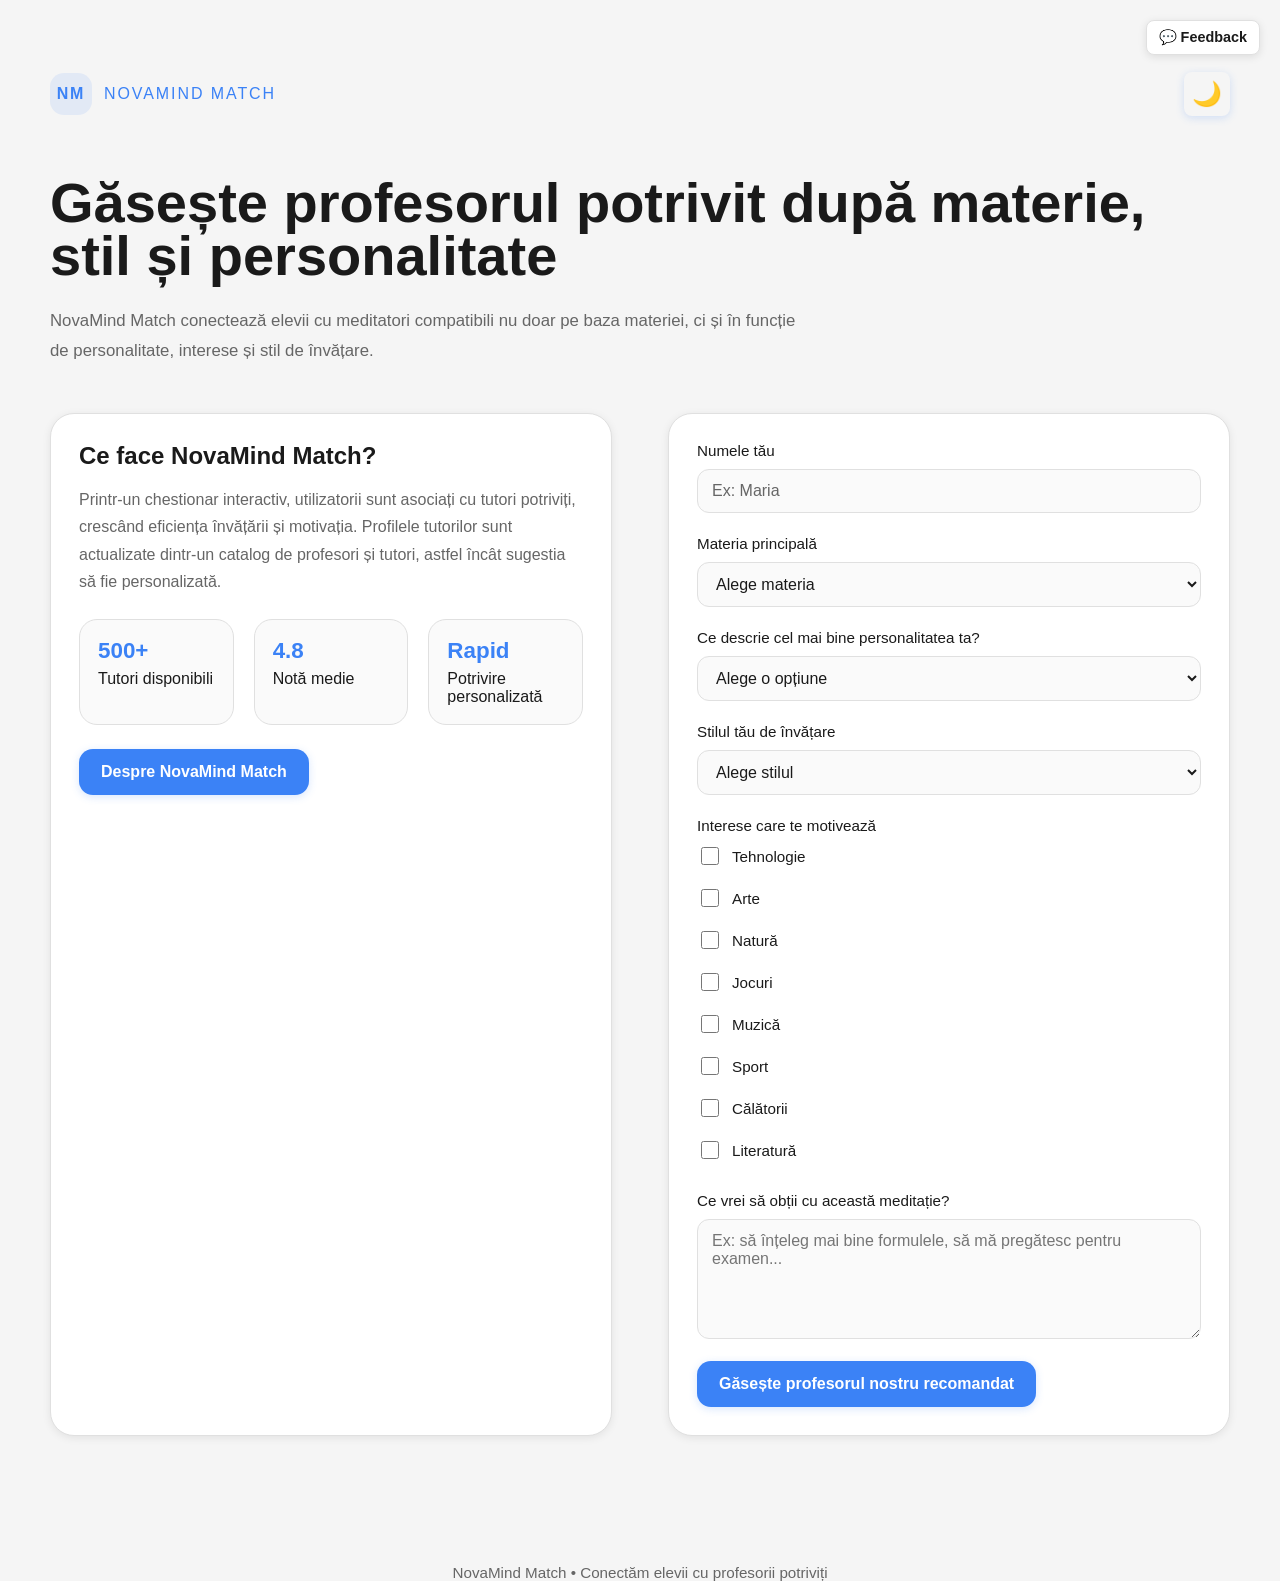
<file: index.html>
<!DOCTYPE html>
<html lang="ro">
<head>
  <meta charset="UTF-8" />
  <meta name="viewport" content="width=device-width, initial-scale=1.0" />
  <title>NovaMind Match | Învățare compatibilă</title>
  <link rel="stylesheet" href="style.css" />
</head>
<body>
  <div class="feedback-dropdown">
    <button class="feedback-toggle" id="feedback-toggle">💬 Feedback</button>
    <div class="feedback-content" id="feedback-content">
      <h3>Trimite Feedback</h3>
      <form id="feedback-form">
        <div class="form-group">
          <input type="text" name="name" placeholder="Nume (opțional)" />
        </div>
        <div class="form-group">
          <input type="email" name="email" placeholder="Email (opțional)" />
        </div>
        <div class="form-group">
          <textarea name="message" placeholder="Mesajul tău..." rows="4" required></textarea>
        </div>
        <button type="submit">Trimite</button>
      </form>
      <a href="about.html" class="feedback-about-btn">Despre NovaMind</a>
    </div>
  </div>
  <main class="page">
    <header class="header">
      <a class="brand" href="index.html"><span>NM</span> NovaMind Match</a>
      <button id="theme-toggle" class="theme-toggle" aria-label="Toggle theme">🌙</button>
      <div class="hero">
        <h1>Găsește profesorul potrivit după materie, stil și personalitate</h1>
        <p>NovaMind Match conectează elevii cu meditatori compatibili nu doar pe baza materiei, ci și în funcție de personalitate, interese și stil de învățare.</p>
      </div>
    </header>

    <section class="grid grid-2">
      <article class="card">
        <h2>Ce face NovaMind Match?</h2>
        <p>Printr-un chestionar interactiv, utilizatorii sunt asociați cu tutori potriviți, crescând eficiența învățării și motivația. Profilele tutorilor sunt actualizate dintr-un catalog de profesori și tutori, astfel încât sugestia să fie personalizată.</p>
        <div class="stats">
          <div class="stat">
            <strong>500+</strong>
            Tutori disponibili
          </div>
          <div class="stat">
            <strong>4.8</strong>
            Notă medie
          </div>
          <div class="stat">
            <strong>Rapid</strong>
            Potrivire personalizată
          </div>
        </div>
        <div style="margin-top: 24px;">
          <a class="action-link" href="about.html">Despre NovaMind Match</a>
        </div>
      </article>

      <article class="card">
        <div id="summary"></div>
        <form id="match-form">
          <div class="form-group">
            <label for="name">Numele tău</label>
            <input type="text" id="name" name="name" placeholder="Ex: Maria" required />
          </div>

          <div class="form-group">
            <label for="subject">Materia principală</label>
            <select id="subject" name="subject" required>
              <option value="">Alege materia</option>
              <option>Matematică</option>
              <option>Fizică</option>
              <option>Chimie</option>
              <option>Biologie</option>
              <option>Română</option>
              <option>Engleză</option>
              <option>Geografie</option>
              <option>Istorie</option>
              <option>Informatică</option>
              <option>Economics</option>
            </select>
          </div>

          <div class="form-group">
            <label for="personality">Ce descrie cel mai bine personalitatea ta?</label>
            <select id="personality" name="personality" required>
              <option value="">Alege o opțiune</option>
              <option>Analitic</option>
              <option>Creativ</option>
              <option>Empatic</option>
              <option>Metodic</option>
            </select>
          </div>

          <div class="form-group">
            <label for="learningStyle">Stilul tău de învățare</label>
            <select id="learningStyle" name="learningStyle" required>
              <option value="">Alege stilul</option>
              <option>Vizual</option>
              <option>Auditiv</option>
              <option>Kinestezic</option>
            </select>
          </div>

          <div class="form-group">
            <label>Interese care te motivează</label>
            <div style="display:grid; gap:10px;">
              <label><input type="checkbox" name="interests" value="Tehnologie" /> Tehnologie</label>
              <label><input type="checkbox" name="interests" value="Arte" /> Arte</label>
              <label><input type="checkbox" name="interests" value="Natură" /> Natură</label>
              <label><input type="checkbox" name="interests" value="Jocuri" /> Jocuri</label>
              <label><input type="checkbox" name="interests" value="Muzică" /> Muzică</label>
              <label><input type="checkbox" name="interests" value="Sport" /> Sport</label>
              <label><input type="checkbox" name="interests" value="Călătorii" /> Călătorii</label>
              <label><input type="checkbox" name="interests" value="Literatură" /> Literatură</label>
            </div>
          </div>

          <div class="form-group">
            <label for="goals">Ce vrei să obții cu această meditație?</label>
            <textarea id="goals" name="goals" placeholder="Ex: să înțeleg mai bine formulele, să mă pregătesc pentru examen..." rows="4"></textarea>
          </div>

          <button type="submit">Găsește profesorul nostru recomandat</button>
          <p id="feedback" class="notice"></p>
        </form>
      </article>
    </section>
  </main>

  <footer>NovaMind Match • Conectăm elevii cu profesorii potriviți</footer>
  <script src="script.js"></script>
  <script>
    // Theme toggle
    const themeToggle = document.getElementById('theme-toggle');
    const currentTheme = localStorage.getItem('theme') || 'light';
    document.documentElement.setAttribute('data-theme', currentTheme);
    themeToggle.textContent = currentTheme === 'dark' ? '☀️' : '🌙';

    themeToggle.addEventListener('click', () => {
      const newTheme = document.documentElement.getAttribute('data-theme') === 'dark' ? 'light' : 'dark';
      document.documentElement.setAttribute('data-theme', newTheme);
      localStorage.setItem('theme', newTheme);
      themeToggle.textContent = newTheme === 'dark' ? '☀️' : '🌙';
    });

    // Feedback dropdown
    const feedbackToggle = document.getElementById('feedback-toggle');
    const feedbackContent = document.getElementById('feedback-content');
    const feedbackForm = document.getElementById('feedback-form');

    feedbackToggle.addEventListener('click', () => {
      feedbackContent.classList.toggle('show');
    });

    feedbackForm.addEventListener('submit', (event) => {
      event.preventDefault();
      const formData = new FormData(feedbackForm);
      const feedback = {
        name: formData.get('name'),
        email: formData.get('email'),
        message: formData.get('message'),
        timestamp: new Date().toISOString()
      };

      const feedbacks = JSON.parse(localStorage.getItem('feedbacks') || '[]');
      feedbacks.push(feedback);
      localStorage.setItem('feedbacks', JSON.stringify(feedbacks));

      alert('Mulțumim pentru feedback!');
      feedbackForm.reset();
      feedbackContent.classList.remove('show');
    });

    // Close dropdown when clicking outside
    document.addEventListener('click', (event) => {
      if (!feedbackToggle.contains(event.target) && !feedbackContent.contains(event.target)) {
        feedbackContent.classList.remove('show');
      }
    });
  </script>
</body>
</html>
</file>
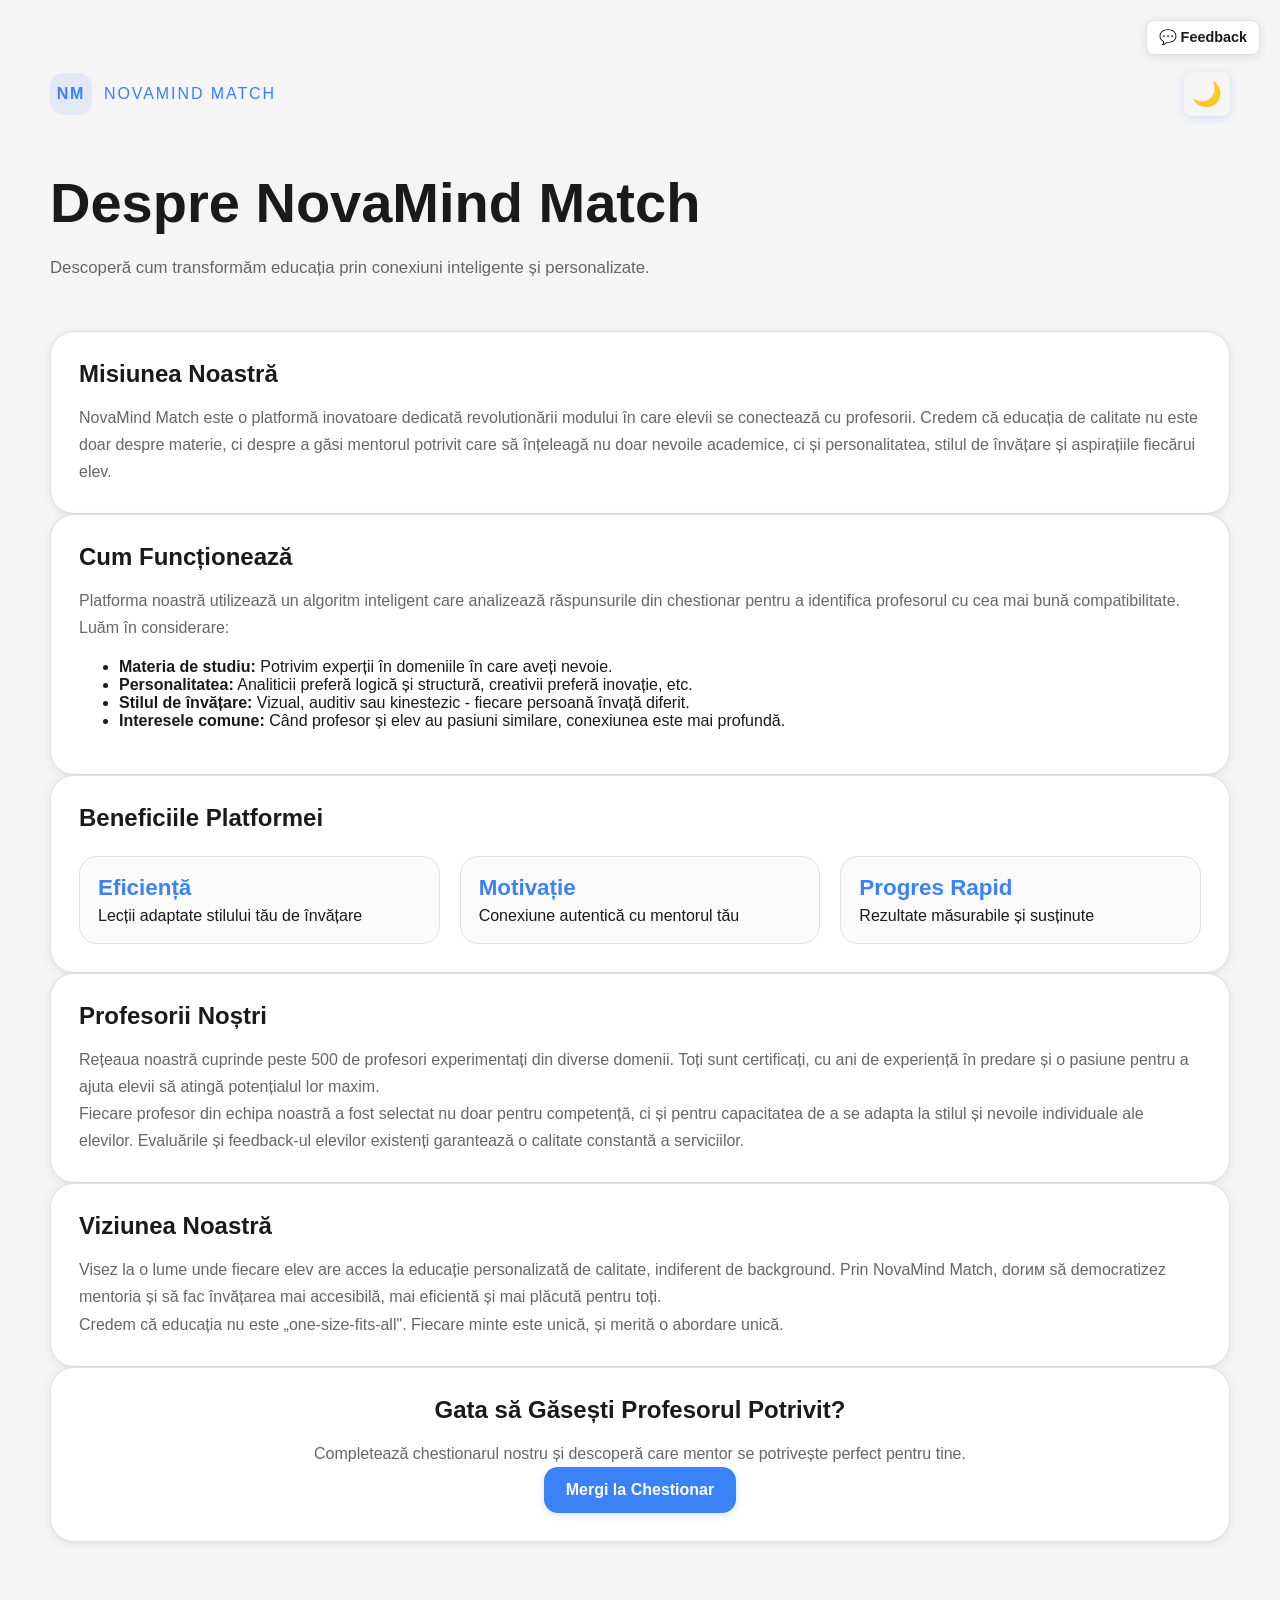
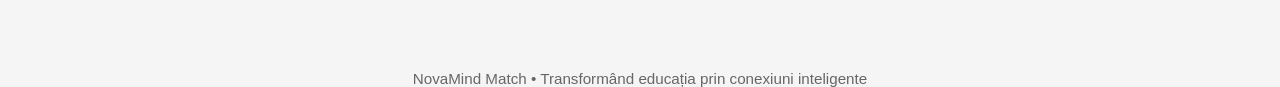
<file: about.html>
<!DOCTYPE html>
<html lang="ro">
<head>
  <meta charset="UTF-8" />
  <meta name="viewport" content="width=device-width, initial-scale=1.0" />
  <title>Despre NovaMind Match | Învățare Personalizată</title>
  <link rel="stylesheet" href="style.css" />
</head>
<body>
  <div class="feedback-dropdown">
    <button class="feedback-toggle" id="feedback-toggle">💬 Feedback</button>
    <div class="feedback-content" id="feedback-content">
      <h3>Trimite Feedback</h3>
      <form id="feedback-form">
        <div class="form-group">
          <input type="text" name="name" placeholder="Nume (opțional)" />
        </div>
        <div class="form-group">
          <input type="email" name="email" placeholder="Email (opțional)" />
        </div>
        <div class="form-group">
          <textarea name="message" placeholder="Mesajul tău..." rows="4" required></textarea>
        </div>
        <button type="submit">Trimite</button>
      </form>
      <a href="about.html" class="feedback-about-btn">Despre NovaMind</a>
    </div>
  </div>
  <main class="page">
    <header class="header">
      <a class="brand" href="index.html"><span>NM</span> NovaMind Match</a>
      <button id="theme-toggle" class="theme-toggle" aria-label="Toggle theme">🌙</button>
      <div class="hero">
        <h1>Despre NovaMind Match</h1>
        <p>Descoperă cum transformăm educația prin conexiuni inteligente și personalizate.</p>
      </div>
    </header>

    <section class="card">
      <h2>Misiunea Noastră</h2>
      <p>
        NovaMind Match este o platformă inovatoare dedicată revolutionării modului în care elevii se conectează cu profesorii. 
        Credem că educația de calitate nu este doar despre materie, ci despre a găsi mentorul potrivit care să înțeleagă 
        nu doar nevoile academice, ci și personalitatea, stilul de învățare și aspirațiile fiecărui elev.
      </p>
    </section>

    <section class="card">
      <h2>Cum Funcționează</h2>
      <p>
        Platforma noastră utilizează un algoritm inteligent care analizează răspunsurile din chestionar pentru a identifica 
        profesorul cu cea mai bună compatibilitate. Luăm în considerare:
      </p>
      <ul style="margin: 16px 0; color: var(--text);">
        <li><strong>Materia de studiu:</strong> Potrivim experții în domeniile în care aveți nevoie.</li>
        <li><strong>Personalitatea:</strong> Analiticii preferă logică și structură, creativii preferă inovație, etc.</li>
        <li><strong>Stilul de învățare:</strong> Vizual, auditiv sau kinestezic - fiecare persoană învață diferit.</li>
        <li><strong>Interesele comune:</strong> Când profesor și elev au pasiuni similare, conexiunea este mai profundă.</li>
      </ul>
    </section>

    <section class="card">
      <h2>Beneficiile Platformei</h2>
      <div class="stats">
        <div class="stat">
          <strong>Eficiență</strong>
          Lecții adaptate stilului tău de învățare
        </div>
        <div class="stat">
          <strong>Motivație</strong>
          Conexiune autentică cu mentorul tău
        </div>
        <div class="stat">
          <strong>Progres Rapid</strong>
          Rezultate măsurabile și susținute
        </div>
      </div>
    </section>

    <section class="card">
      <h2>Profesorii Noștri</h2>
      <p>
        Rețeaua noastră cuprinde peste 500 de profesori experimentați din diverse domenii. Toți sunt certificați, 
        cu ani de experiență în predare și o pasiune pentru a ajuta elevii să atingă potențialul lor maxim.
      </p>
      <p>
        Fiecare profesor din echipa noastră a fost selectat nu doar pentru competență, ci și pentru capacitatea 
        de a se adapta la stilul și nevoile individuale ale elevilor. Evaluările și feedback-ul elevilor existenți 
        garantează o calitate constantă a serviciilor.
      </p>
    </section>

    <section class="card">
      <h2>Viziunea Noastră</h2>
      <p>
        Visez la o lume unde fiecare elev are acces la educație personalizată de calitate, indiferent de background. 
        Prin NovaMind Match, dorим să democratizez mentoria și să fac învățarea mai accesibilă, mai eficientă și mai 
        plăcută pentru toți.
      </p>
      <p>
        Credem că educația nu este „one-size-fits-all". Fiecare minte este unică, și merită o abordare unică.
      </p>
    </section>

    <section class="card" style="text-align: center;">
      <h2>Gata să Găsești Profesorul Potrivit?</h2>
      <p>Completează chestionarul nostru și descoperă care mentor se potrivește perfect pentru tine.</p>
      <a class="action-link" href="index.html">Mergi la Chestionar</a>
    </section>
  </main>

  <footer>NovaMind Match • Transformând educația prin conexiuni inteligente</footer>
  <script>
    // Theme toggle
    const themeToggle = document.getElementById('theme-toggle');
    const currentTheme = localStorage.getItem('theme') || 'light';
    document.documentElement.setAttribute('data-theme', currentTheme);
    themeToggle.textContent = currentTheme === 'dark' ? '☀️' : '🌙';

    themeToggle.addEventListener('click', () => {
      const newTheme = document.documentElement.getAttribute('data-theme') === 'dark' ? 'light' : 'dark';
      document.documentElement.setAttribute('data-theme', newTheme);
      localStorage.setItem('theme', newTheme);
      themeToggle.textContent = newTheme === 'dark' ? '☀️' : '🌙';
    });

    // Feedback dropdown
    const feedbackToggle = document.getElementById('feedback-toggle');
    const feedbackContent = document.getElementById('feedback-content');
    const feedbackForm = document.getElementById('feedback-form');

    feedbackToggle.addEventListener('click', () => {
      feedbackContent.classList.toggle('show');
    });

    feedbackForm.addEventListener('submit', (event) => {
      event.preventDefault();
      const formData = new FormData(feedbackForm);
      const feedback = {
        name: formData.get('name'),
        email: formData.get('email'),
        message: formData.get('message'),
        timestamp: new Date().toISOString()
      };

      const feedbacks = JSON.parse(localStorage.getItem('feedbacks') || '[]');
      feedbacks.push(feedback);
      localStorage.setItem('feedbacks', JSON.stringify(feedbacks));

      alert('Mulțumim pentru feedback!');
      feedbackForm.reset();
      feedbackContent.classList.remove('show');
    });

    // Close dropdown when clicking outside
    document.addEventListener('click', (event) => {
      if (!feedbackToggle.contains(event.target) && !feedbackContent.contains(event.target)) {
        feedbackContent.classList.remove('show');
      }
    });
  </script>
</body>
</html>
</file>
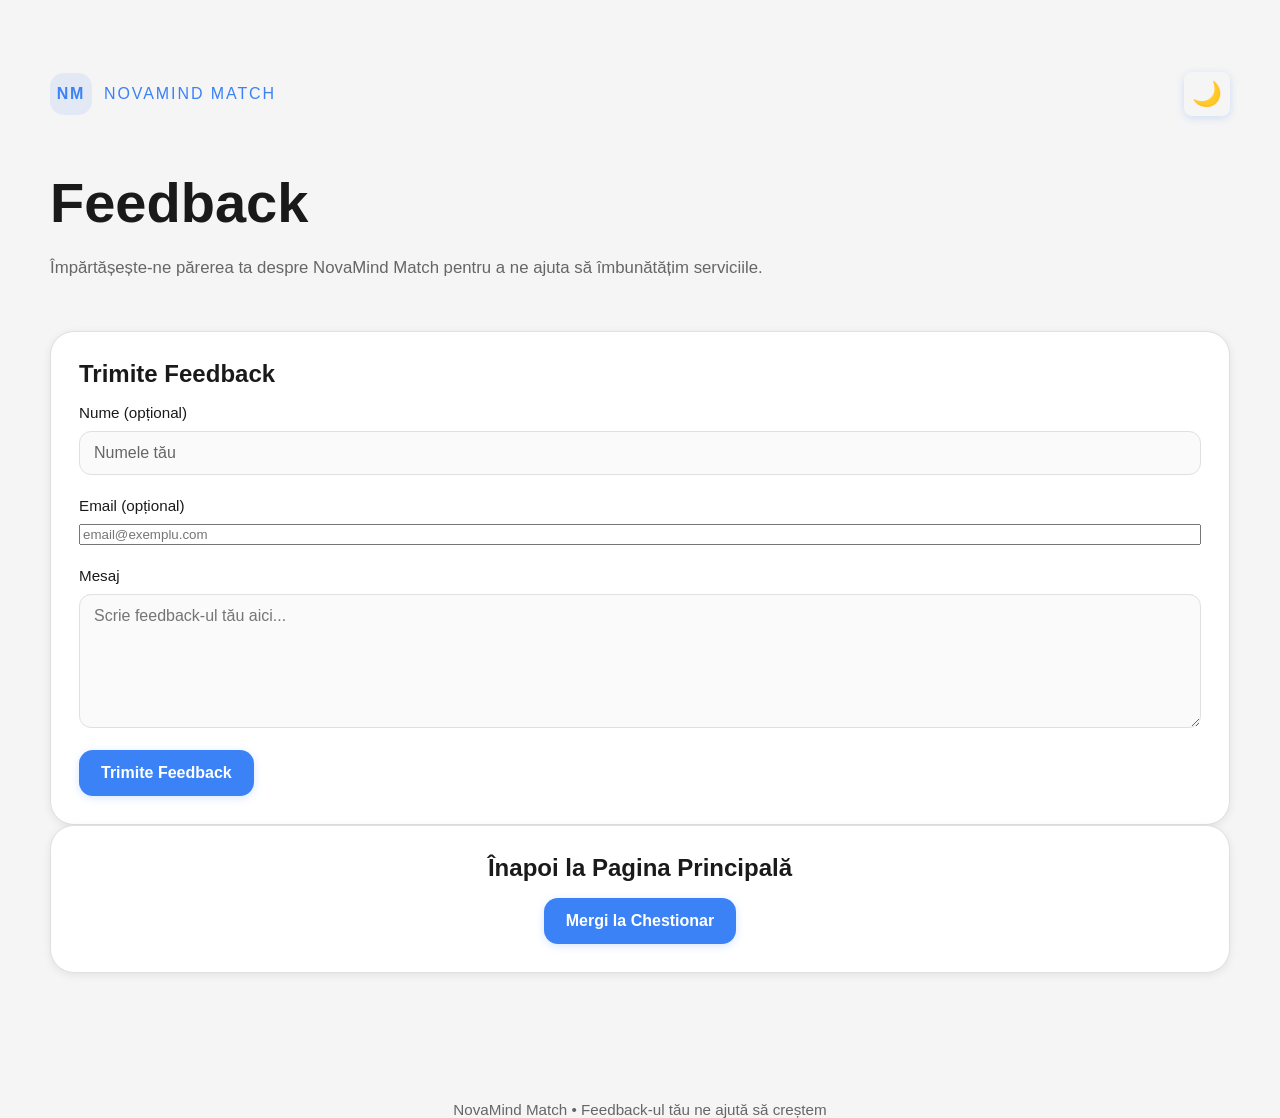
<file: feedback.html>
<!DOCTYPE html>
<html lang="ro">
<head>
  <meta charset="UTF-8" />
  <meta name="viewport" content="width=device-width, initial-scale=1.0" />
  <title>Feedback | NovaMind Match</title>
  <link rel="stylesheet" href="style.css" />
</head>
<body>
  <main class="page">
    <header class="header">
      <a class="brand" href="index.html"><span>NM</span> NovaMind Match</a>
      <button id="theme-toggle" class="theme-toggle" aria-label="Toggle theme">🌙</button>
      <div class="hero">
        <h1>Feedback</h1>
        <p>Împărtășește-ne părerea ta despre NovaMind Match pentru a ne ajuta să îmbunătățim serviciile.</p>
      </div>
    </header>

    <section class="card">
      <h2>Trimite Feedback</h2>
      <form id="feedback-form">
        <div class="form-group">
          <label for="name">Nume (opțional)</label>
          <input type="text" id="name" name="name" placeholder="Numele tău" />
        </div>
        <div class="form-group">
          <label for="email">Email (opțional)</label>
          <input type="email" id="email" name="email" placeholder="email@exemplu.com" />
        </div>
        <div class="form-group">
          <label for="message">Mesaj</label>
          <textarea id="message" name="message" placeholder="Scrie feedback-ul tău aici..." rows="6" required></textarea>
        </div>
        <button type="submit">Trimite Feedback</button>
        <p id="feedback-message" class="notice"></p>
      </form>
    </section>

    <section class="card" style="text-align: center;">
      <h2>Înapoi la Pagina Principală</h2>
      <a class="action-link" href="index.html">Mergi la Chestionar</a>
    </section>
  </main>

  <footer>NovaMind Match • Feedback-ul tău ne ajută să creștem</footer>
  <script>
    // Theme toggle
    const themeToggle = document.getElementById('theme-toggle');
    const currentTheme = localStorage.getItem('theme') || 'light';
    document.documentElement.setAttribute('data-theme', currentTheme);
    themeToggle.textContent = currentTheme === 'dark' ? '☀️' : '🌙';

    themeToggle.addEventListener('click', () => {
      const newTheme = document.documentElement.getAttribute('data-theme') === 'dark' ? 'light' : 'dark';
      document.documentElement.setAttribute('data-theme', newTheme);
      localStorage.setItem('theme', newTheme);
      themeToggle.textContent = newTheme === 'dark' ? '☀️' : '🌙';
    });

    // Feedback form
    const form = document.getElementById('feedback-form');
    const message = document.getElementById('feedback-message');

    form.addEventListener('submit', (event) => {
      event.preventDefault();
      const formData = new FormData(form);
      const feedback = {
        name: formData.get('name'),
        email: formData.get('email'),
        message: formData.get('message'),
        timestamp: new Date().toISOString()
      };

      // Save to localStorage (in a real app, send to server)
      const feedbacks = JSON.parse(localStorage.getItem('feedbacks') || '[]');
      feedbacks.push(feedback);
      localStorage.setItem('feedbacks', JSON.stringify(feedbacks));

      message.textContent = 'Mulțumim pentru feedback! Mesajul tău a fost trimis.';
      message.style.color = 'var(--accent)';
      form.reset();
    });
  </script>
</body>
</html>
</file>
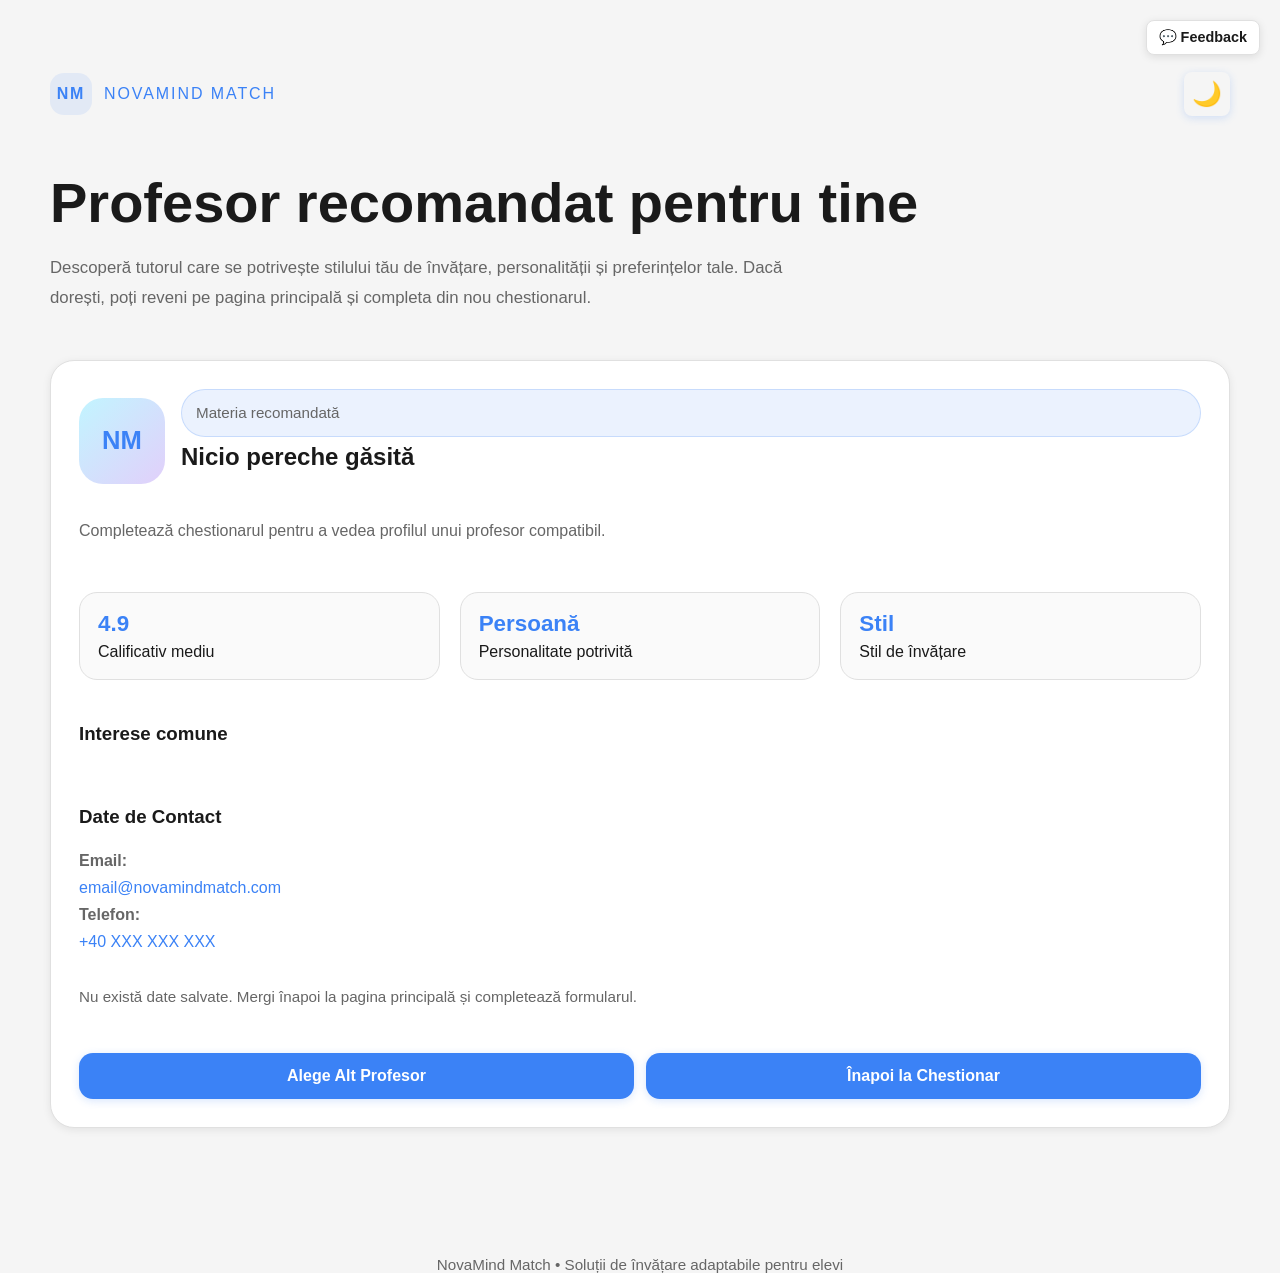
<file: profile.html>
<!DOCTYPE html>
<html lang="ro">
<head>
  <meta charset="UTF-8" />
  <meta name="viewport" content="width=device-width, initial-scale=1.0" />
  <title>Profil Profesor | NovaMind Match</title>
  <link rel="stylesheet" href="style.css" />
</head>
<body>
  <div class="feedback-dropdown">
    <button class="feedback-toggle" id="feedback-toggle">💬 Feedback</button>
    <div class="feedback-content" id="feedback-content">
      <h3>Trimite Feedback</h3>
      <form id="feedback-form">
        <div class="form-group">
          <input type="text" name="name" placeholder="Nume (opțional)" />
        </div>
        <div class="form-group">
          <input type="email" name="email" placeholder="Email (opțional)" />
        </div>
        <div class="form-group">
          <textarea name="message" placeholder="Mesajul tău..." rows="4" required></textarea>
        </div>
        <button type="submit">Trimite</button>
      </form>
      <a href="about.html" class="feedback-about-btn">Despre NovaMind</a>
    </div>
  </div>
  <main class="page">
    <header class="header">
      <a class="brand" href="index.html"><span>NM</span> NovaMind Match</a>
      <button id="theme-toggle" class="theme-toggle" aria-label="Toggle theme">🌙</button>
      <div class="hero">
        <h1>Profesor recomandat pentru tine</h1>
        <p>Descoperă tutorul care se potrivește stilului tău de învățare, personalității și preferințelor tale. Dacă dorești, poți reveni pe pagina principală și completa din nou chestionarul.</p>
      </div>
    </header>

    <section class="card tutor-card" id="profile-card">
      <div class="tutor-header">
        <div class="tutor-avatar" id="tutor-avatar">NM</div>
        <div class="tutor-meta">
          <p class="badge" id="tutor-subjects">Materia recomandată</p>
          <h2 id="tutor-name">Profesor</h2>
          <p id="tutor-experience" class="small-note"></p>
        </div>
      </div>
      <p id="tutor-bio"></p>
      <div class="stats">
        <div class="stat">
          <strong id="tutor-rating">4.9</strong>
          Calificativ mediu
        </div>
        <div class="stat">
          <strong id="tutor-personality">Persoană</strong>
          Personalitate potrivită
        </div>
        <div class="stat">
          <strong id="tutor-style">Stil</strong>
          Stil de învățare
        </div>
      </div>

      <div>
        <h3>Interese comune</h3>
        <ul class="tag-list" id="tutor-interests"></ul>
      </div>

      <div class="contact-section">
        <h3>Date de Contact</h3>
        <p>
          <strong>Email:</strong><br/>
          <a id="tutor-email" href="mailto:">email@novamindmatch.com</a>
        </p>
        <p>
          <strong>Telefon:</strong><br/>
          <a id="tutor-phone" href="tel:">+40 XXX XXX XXX</a>
        </p>
      </div>

      <div class="notice" id="no-match-notice">Dacă nu există date salvate, te poți întoarce la formular pentru a obține o potrivire personalizată.</div>
      <div style="margin-top: 24px; display: flex; gap: 12px; flex-wrap: wrap;">
        <button id="next-tutor-btn" class="action-link" style="flex: 1; min-width: 200px;">Alege Alt Profesor</button>
        <a class="action-link" href="index.html" style="flex: 1; min-width: 200px; text-align: center;">Înapoi la Chestionar</a>
      </div>
    </section>
  </main>

  <footer>NovaMind Match • Soluții de învățare adaptabile pentru elevi</footer>
  <script>
    const matchData = (() => {
      try {
        return JSON.parse(localStorage.getItem('novamindMatch'));
      } catch {
        return null;
      }
    })();

    const setText = (selector, text) => {
      const element = document.querySelector(selector);
      if (element) element.textContent = text;
    };

    const renderProfile = (match) => {
      if (!match || !match.tutor) {
        document.querySelector('#tutor-name').textContent = 'Nicio pereche găsită';
        setText('#tutor-bio', 'Completează chestionarul pentru a vedea profilul unui profesor compatibil.');
        document.querySelector('#no-match-notice').textContent = 'Nu există date salvate. Mergi înapoi la pagina principală și completează formularul.';
        return;
      }

      const tutor = match.tutor;
      const initials = tutor.name.split(' ').map((part) => part[0]).join('').slice(0, 2).toUpperCase();
      document.querySelector('#tutor-avatar').textContent = initials;
      setText('#tutor-name', tutor.name);
      setText('#tutor-subjects', tutor.subjects.join(' • '));
      setText('#tutor-experience', `${tutor.experience} experiență • Notă ${tutor.rating}`);
      setText('#tutor-bio', tutor.bio);
      setText('#tutor-rating', tutor.rating.toFixed(1));
      setText('#tutor-personality', tutor.personality);
      setText('#tutor-style', tutor.learningStyle);

      const emailLink = document.querySelector('#tutor-email');
      if (emailLink && tutor.email) {
        emailLink.href = 'mailto:' + tutor.email;
        emailLink.textContent = tutor.email;
      }

      const phoneLink = document.querySelector('#tutor-phone');
      if (phoneLink && tutor.phone) {
        phoneLink.href = 'tel:' + tutor.phone;
        phoneLink.textContent = tutor.phone;
      }

      const interestsList = document.querySelector('#tutor-interests');
      interestsList.innerHTML = '';
      tutor.interests.forEach((interest) => {
        const li = document.createElement('li');
        li.className = 'tag';
        li.textContent = interest;
        interestsList.appendChild(li);
      });
      document.querySelector('#no-match-notice').classList.add('hidden');
    };

    const chooseTutor = (answers, tutors) => {
      const weights = tutors.map((tutor) => {
        let score = 0;
        if (tutor.subjects.includes(answers.subject)) score += 3;
        if (tutor.personality === answers.personality) score += 2;
        if (tutor.learningStyle === answers.learningStyle) score += 2;
        const sharedInterests = tutor.interests.filter((interest) => answers.interests.includes(interest));
        score += sharedInterests.length;
        return { tutor, score };
      });

      const bestScore = Math.max(...weights.map((item) => item.score));
      const candidates = weights.filter((item) => item.score === bestScore).map((item) => item.tutor);
      if (candidates.length === 0) return tutors[Math.floor(Math.random() * tutors.length)];
      return candidates[Math.floor(Math.random() * candidates.length)];
    };

    const loadTutors = async () => {
      const response = await fetch('tutors.json');
      if (!response.ok) throw new Error('Unable to load tutors');
      return response.json();
    };

    renderProfile(matchData);

    // Next tutor button
    const nextTutorBtn = document.getElementById('next-tutor-btn');
    if (nextTutorBtn && matchData && matchData.answers) {
      nextTutorBtn.addEventListener('click', async () => {
        try {
          const tutors = await loadTutors();
          const newTutor = chooseTutor(matchData.answers, tutors);
          const newMatch = { answers: matchData.answers, tutor: newTutor };
          localStorage.setItem('novamindMatch', JSON.stringify(newMatch));
          renderProfile(newMatch);
        } catch (error) {
          alert('A apărut o problemă. Încearcă din nou.');
          console.error(error);
        }
      });
    }
  </script>
  <script>
    // Theme toggle
    const themeToggle = document.getElementById('theme-toggle');
    const currentTheme = localStorage.getItem('theme') || 'light';
    document.documentElement.setAttribute('data-theme', currentTheme);
    themeToggle.textContent = currentTheme === 'dark' ? '☀️' : '🌙';

    themeToggle.addEventListener('click', () => {
      const newTheme = document.documentElement.getAttribute('data-theme') === 'dark' ? 'light' : 'dark';
      document.documentElement.setAttribute('data-theme', newTheme);
      localStorage.setItem('theme', newTheme);
      themeToggle.textContent = newTheme === 'dark' ? '☀️' : '🌙';
    });

    // Feedback dropdown
    const feedbackToggle = document.getElementById('feedback-toggle');
    const feedbackContent = document.getElementById('feedback-content');
    const feedbackForm = document.getElementById('feedback-form');

    feedbackToggle.addEventListener('click', () => {
      feedbackContent.classList.toggle('show');
    });

    feedbackForm.addEventListener('submit', (event) => {
      event.preventDefault();
      const formData = new FormData(feedbackForm);
      const feedback = {
        name: formData.get('name'),
        email: formData.get('email'),
        message: formData.get('message'),
        timestamp: new Date().toISOString()
      };

      const feedbacks = JSON.parse(localStorage.getItem('feedbacks') || '[]');
      feedbacks.push(feedback);
      localStorage.setItem('feedbacks', JSON.stringify(feedbacks));

      alert('Mulțumim pentru feedback!');
      feedbackForm.reset();
      feedbackContent.classList.remove('show');
    });

    // Close dropdown when clicking outside
    document.addEventListener('click', (event) => {
      if (!feedbackToggle.contains(event.target) && !feedbackContent.contains(event.target)) {
        feedbackContent.classList.remove('show');
      }
    });
  </script>
</body>
</html>
</file>
<file: style.css>
/* Novamind Match - Theme Variables */
:root {
  --bg: #f5f5f5;
  --surface: #ffffff;
  --text: #1a1a1a;
  --muted: #666666;
  --accent: #3b82f6;
  --border: #e0e0e0;
  --light-gray: #fafafa;
}

[data-theme="dark"] {
  --bg: #1a1a1a;
  --surface: #2a2a2a;
  --text: #f5f5f5;
  --muted: #cccccc;
  --accent: #60a5fa;
  --border: #404040;
  --light-gray: #333333;
}

* {
  box-sizing: border-box;
}

html, body {
  margin: 0;
  min-height: 100%;
  font-family: 'Inter', '-apple-system', 'BlinkMacSystemFont', 'Segoe UI', sans-serif;
  background: var(--bg);
  color: var(--text);
}

a {
  color: var(--accent);
  text-decoration: none;
  transition: color 0.3s ease;
}

a:hover {
  color: var(--accent-strong);
}

.page {
  width: min(1180px, calc(100% - 32px));
  margin: 0 auto;
  padding: 40px 0 80px;
}

.header {
  display: grid;
  grid-template-columns: 1fr auto;
  gap: 24px;
  padding: 32px 0 24px;
  align-items: center;
}

.theme-toggle {
  background: none;
  border: none;
  font-size: 1.5rem;
  cursor: pointer;
  color: var(--text);
  padding: 8px;
  border-radius: 8px;
  transition: background 0.2s;
}

.theme-toggle:hover {
  background: var(--light-gray);
}

.brand {
  display: inline-flex;
  align-items: center;
  gap: 12px;
  font-size: 1rem;
  letter-spacing: 0.12em;
  text-transform: uppercase;
  color: var(--accent);
}

.brand span {
  display: inline-flex;
  width: 42px;
  height: 42px;
  justify-content: center;
  align-items: center;
  border-radius: 14px;
  background: rgba(59, 130, 246, 0.1);
  font-weight: 700;
}



.hero {
  display: grid;
  gap: 24px;
  padding: 36px 0 24px;
}

.hero h1 {
  margin: 0;
  font-size: clamp(1.75rem, 5vw, 3.5rem);
  line-height: 0.95;
  color: var(--text);
}

.hero p {
  margin: 0;
  max-width: 760px;
  color: var(--muted);
  font-size: 1.05rem;
  line-height: 1.75;
}

.callout {
  display: grid;
  gap: 16px;
  padding: 28px;
  background: var(--light-gray);
  border: 1px solid var(--border);
  border-radius: 24px;
}

.callout strong {
  color: var(--accent);
}

.grid {
  display: grid;
  gap: 56px;
}

.grid-2 {
  grid-template-columns: repeat(2, minmax(0, 1fr));
}

.card {
  background: var(--surface);
  border: 1px solid var(--border);
  border-radius: 24px;
  padding: 28px;
  box-shadow: 0 2px 8px rgba(0, 0, 0, 0.08);
  transition: all 0.4s ease;
}

.card:hover {
  box-shadow: 0 4px 16px rgba(0, 0, 0, 0.1);
}



.card h2 {
  margin: 0 0 16px;
  color: var(--text);
}

.card p {
  margin: 0;
  color: var(--muted);
  line-height: 1.7;
}

.form-group {
  display: grid;
  gap: 10px;
  margin-bottom: 22px;
}

.form-group label {
  display: block;
  font-size: 0.95rem;
  color: var(--text);
  font-weight: 500;
}

input[type=text],
select,
textarea {
  width: 100%;
  border: 1px solid var(--border);
  border-radius: 12px;
  padding: 12px 14px;
  background: var(--light-gray);
  color: var(--text);
  font-size: 1rem;
  transition: all 0.3s ease;
}

input[type=text]::placeholder {
  color: var(--muted);
}

select {
  cursor: pointer;
  background: var(--light-gray);
}

select option {
  color: var(--text);
  background: var(--surface);
  padding: 8px;
}

textarea {
  min-height: 120px;
  resize: vertical;
  font-family: inherit;
}

input[type=text]:focus,
select:focus,
textarea:focus {
  outline: none;
  border-color: var(--accent);
  background: var(--surface);
  box-shadow: 0 0 0 3px rgba(59, 130, 246, 0.1);
}

input[type=checkbox] {
  width: 18px;
  height: 18px;
  cursor: pointer;
  accent-color: var(--accent);
  transition: transform 0.2s ease;
}

input[type=checkbox]:hover {
  transform: scale(1.15);
}

.form-group > div label {
  display: flex;
  align-items: center;
  gap: 10px;
  cursor: pointer;
  transition: color 0.3s ease;
  color: var(--text);
  margin-bottom: 8px;
}

.form-group > div label:hover {
  color: var(--accent);
}

button,
.action-link {
  display: inline-flex;
  align-items: center;
  justify-content: center;
  gap: 10px;
  border: none;
  border-radius: 14px;
  background: var(--accent);
  color: white;
  padding: 14px 22px;
  font-size: 1rem;
  font-weight: 600;
  cursor: pointer;
  transition: all 0.2s ease;
  box-shadow: 0 2px 8px rgba(59, 130, 246, 0.2);
}

button:hover,
.action-link:hover {
  transform: translateY(-2px);
  box-shadow: 0 4px 12px rgba(59, 130, 246, 0.3);
}

button:active,
.action-link:active {
  transform: translateY(0px);
}

.small-note {
  font-size: 0.95rem;
  color: var(--muted);
}

.stats {
  display: grid;
  grid-template-columns: repeat(3, minmax(0, 1fr));
  gap: 20px;
  margin-top: 24px;
}

.stat {
  padding: 18px;
  background: var(--light-gray);
  border: 1px solid var(--border);
  border-radius: 18px;
  transition: all 0.3s ease;
}

.stat:hover {
  background: var(--surface);
  border-color: var(--accent);
}

.stat strong {
  display: block;
  font-size: 1.4rem;
  margin-bottom: 6px;
  color: var(--accent);
}

.tutor-card {
  display: grid;
  gap: 24px;
  align-items: start;
}

.tutor-header {
  display: grid;
  grid-template-columns: auto 1fr;
  gap: 16px;
  align-items: center;
}

.tutor-avatar {
  width: 86px;
  height: 86px;
  border-radius: 24px;
  background: linear-gradient(135deg, rgba(0, 212, 255, 0.24), rgba(131, 56, 236, 0.24));
  display: grid;
  place-items: center;
  font-size: 1.6rem;
  font-weight: 700;
  color: var(--accent);
}

.tutor-meta {
  display: grid;
  gap: 6px;
}

.badge {
  display: inline-flex;
  align-items: center;
  gap: 8px;
  padding: 10px 14px;
  border-radius: 999px;
  background: rgba(59, 130, 246, 0.1);
  border: 1px solid rgba(59, 130, 246, 0.2);
  color: var(--accent);
  font-size: 0.95rem;
}

.tag-list {
  display: flex;
  flex-wrap: wrap;
  gap: 12px;
  margin: 0;
  padding: 0;
  list-style: none;
}

.tag {
  padding: 10px 14px;
  border-radius: 999px;
  border: 1px solid var(--border);
  background: var(--light-gray);
  color: var(--text);
  font-size: 0.92rem;
  transition: all 0.3s ease;
}

.tag:hover {
  background: var(--accent);
  color: white;
  border-color: var(--accent);
}

.notice {
  color: var(--muted);
  font-size: 0.95rem;
  margin-top: 8px;
}

.hidden {
  display: none !important;
}

footer {
  margin-top: 48px;
  text-align: center;
  color: var(--muted);
  font-size: 0.95rem;
}

/* Responsive Design */
@media (max-width: 860px) {
  .grid-2 {
    grid-template-columns: 1fr;
  }

  .stats {
    grid-template-columns: 1fr;
    gap: 10px;
  }

  .stat {
    padding: 14px;
  }

  .stat strong {
    font-size: 1.1rem;
  }

  .hero h1 {
    font-size: clamp(1.5rem, 5vw, 2.5rem);
  }
}

@media (max-width: 640px) {
  .page {
    width: calc(100% - 20px);
    padding: 16px 0 32px;
  }

  .header {
    padding: 16px 0 8px;
    gap: 16px;
  }

  .brand {
    font-size: 0.85rem;
  }

  .brand span {
    width: 36px;
    height: 36px;
    font-size: 0.85rem;
  }

  .hero {
    gap: 16px;
    padding: 20px 0 16px;
  }

  .hero h1 {
    font-size: clamp(1.4rem, 6vw, 2rem);
    line-height: 1.1;
  }

  .hero p {
    font-size: 0.95rem;
    line-height: 1.6;
  }

  .card {
    padding: 20px;
  }

  .card h2 {
    font-size: 1.1rem;
  }

  .grid {
    gap: 20px;
  }

  .callout {
    padding: 20px;
    gap: 12px;
  }

  .stats {
    grid-template-columns: 1fr;
    gap: 8px;
  }

  .stat {
    padding: 12px;
    font-size: 0.9rem;
  }

  .stat strong {
    font-size: 0.95rem;
  }

  .form-group {
    margin-bottom: 14px;
    gap: 8px;
  }

  .form-group label {
    font-size: 0.9rem;
  }

  input[type=text],
  select,
  textarea {
    padding: 12px 14px;
    font-size: 16px;
  }

  button,
  .action-link {
    width: 100%;
    padding: 12px 16px;
    font-size: 0.95rem;
  }

  .tutor-header {
    gap: 12px;
  }

  .tutor-avatar {
    width: 72px;
    height: 72px;
    font-size: 1.3rem;
  }

  .tag-list {
    gap: 8px;
  }

  .tag,
  .badge {
    font-size: 0.85rem;
    padding: 8px 12px;
  }

  footer {
    font-size: 0.85rem;
    padding: 0 10px;
  }
}

@media (max-width: 480px) {
  .page {
    width: calc(100% - 16px);
    padding: 12px 0 24px;
  }

  .header {
    padding: 12px 0 6px;
    gap: 12px;
  }

  .brand {
    font-size: 0.75rem;
  }

  .hero h1 {
    font-size: clamp(1.25rem, 7vw, 1.75rem);
  }

  .hero p {
    font-size: 0.9rem;
  }

  .card {
    padding: 16px;
    border-radius: 18px;
  }

  .stat strong {
    font-size: 0.85rem;
  }

  input[type=checkbox] {
    width: 16px;
    height: 16px;
  }

  button,
  .action-link {
    padding: 10px 14px;
    font-size: 0.9rem;
  }
}

/* Feedback Dropdown */
.feedback-dropdown {
  position: fixed;
  top: 20px;
  right: 20px;
  z-index: 1000;
}

.feedback-toggle {
  background: var(--surface);
  border: 1px solid var(--border);
  border-radius: 8px;
  padding: 8px 12px;
  cursor: pointer;
  color: var(--text);
  font-size: 0.9rem;
  box-shadow: 0 2px 8px rgba(0,0,0,0.1);
}

.feedback-content {
  display: none;
  position: absolute;
  top: 100%;
  right: 0;
  background: var(--surface);
  border: 1px solid var(--border);
  border-radius: 8px;
  padding: 16px;
  width: 300px;
  box-shadow: 0 4px 16px rgba(0,0,0,0.2);
  margin-top: 8px;
}

.feedback-content.show {
  display: block;
}

.feedback-content h3 {
  margin-top: 0;
  font-size: 1rem;
}

.feedback-content .form-group {
  margin-bottom: 12px;
}

@media (max-width: 640px) {
  .feedback-dropdown {
    top: 84px;
    right: 16px;
  }

  .feedback-content {
    width: min(320px, calc(100vw - 36px));
  }
}

.feedback-content input,
.feedback-content textarea {
  width: 100%;
  padding: 8px;
  border: 1px solid var(--border);
  border-radius: 4px;
  background: var(--bg);
  color: var(--text);
}

.feedback-content button {
  width: 100%;
  margin-top: 8px;
}

.feedback-about-btn {
  display: block;
  text-align: center;
  margin-top: 12px;
  padding: 8px;
  background: var(--accent);
  color: white;
  text-decoration: none;
  border-radius: 4px;
}
</file>
